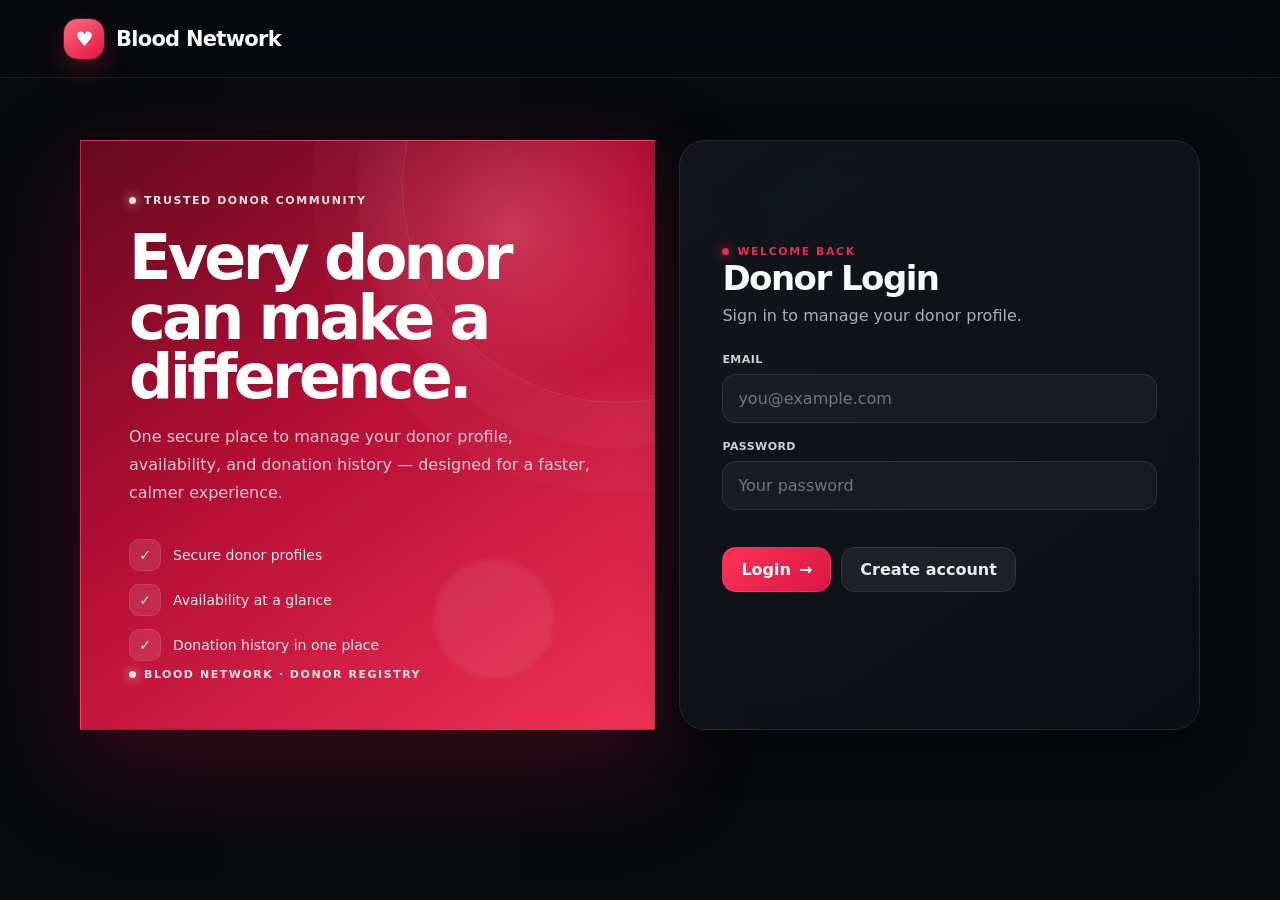
<file: frontend/index.html>
<!doctype html>
<html lang="en">
<head>
  <meta charset="utf-8">
  <meta name="viewport" content="width=device-width, initial-scale=1">
  <meta name="theme-color" content="#e11d48">
  <meta name="description" content="Blood Network — a secure donor registry">
  <title>Blood Network</title>
  <link rel="stylesheet" href="style.css">
</head>
<body>
  <div id="page-bg" aria-hidden="true"></div>
  <header id="site-header" class="site-header">
    <a class="brand" href="#" onclick="return false" aria-label="Blood Network home">
      <span class="brand-mark">♥</span>
      <span><strong>Blood</strong> Network</span>
    </a>
    <nav id="nav" class="nav"></nav>
  </header>
  <main id="app" class="app-shell"></main>
  <div id="toast-root" class="toast-root" aria-live="polite"></div>
  <script src="script.js"></script>
</body>
</html>
</file>
<file: frontend/style.css>
:root{
  --bg:#07090d;--surface:rgba(17,20,27,.78);--surface-solid:#11141b;--surface-2:#171b24;
  --text:#f8fafc;--muted:#a8b0bf;--line:rgba(255,255,255,.09);
  --primary:#ff3158;--primary-2:#ff6b7f;--primary-dark:#b90f35;--primary-soft:rgba(255,49,88,.14);
  --success:#32d583;--success-soft:rgba(50,213,131,.13);--danger:#ff526b;--danger-soft:rgba(255,82,107,.12);
  --shadow:0 28px 90px rgba(0,0,0,.38);--shadow-sm:0 18px 50px rgba(0,0,0,.28);
  font-family:Inter,ui-sans-serif,system-ui,-apple-system,BlinkMacSystemFont,"Segoe UI",sans-serif;
  color:var(--text);background:var(--bg);font-synthesis:none
}
*{box-sizing:border-box}html{scroll-behavior:smooth}body{margin:0;min-height:100vh;background:#07090d;color:var(--text);overflow-x:hidden}
button,input,select,textarea{font:inherit}button{border:0}a{color:inherit;text-decoration:none}
#page-bg{position:fixed;inset:0;z-index:-10;overflow:hidden;background:radial-gradient(circle at 50% -10%,#24101a 0,#0c0e14 34%,#07090d 70%)}
#page-bg:before,#page-bg:after{content:"";position:absolute;border-radius:50%;pointer-events:none;filter:blur(12px);opacity:.6}
#page-bg:before{width:560px;height:560px;right:-170px;top:-220px;background:radial-gradient(circle,#ff3158 0,rgba(255,49,88,.16) 38%,transparent 70%);animation:floatOrb 12s ease-in-out infinite}
#page-bg:after{width:500px;height:500px;left:-210px;bottom:-210px;background:radial-gradient(circle,#7c3aed 0,rgba(124,58,237,.11) 40%,transparent 72%);animation:floatOrb 15s ease-in-out infinite reverse}
body:before{content:"";position:fixed;inset:0;z-index:-9;pointer-events:none;opacity:.18;background-image:linear-gradient(rgba(255,255,255,.025) 1px,transparent 1px),linear-gradient(90deg,rgba(255,255,255,.025) 1px,transparent 1px);background-size:42px 42px;mask-image:linear-gradient(to bottom,#000,transparent 80%)}
@keyframes floatOrb{50%{transform:translate3d(0,28px,0) scale(1.08)}}
.site-header{height:78px;position:sticky;top:0;z-index:20;display:flex;align-items:center;justify-content:space-between;padding:0 clamp(18px,5vw,72px);background:rgba(7,9,13,.68);backdrop-filter:blur(24px);-webkit-backdrop-filter:blur(24px);border-bottom:1px solid var(--line)}
.brand{display:inline-flex;align-items:center;gap:12px;font-size:21px;letter-spacing:-.035em;font-weight:800}.brand strong{font-weight:900}.brand-mark{display:grid;place-items:center;width:40px;height:40px;border-radius:14px;color:#fff;background:linear-gradient(145deg,#ff6b7f,#e31342);box-shadow:0 0 0 1px rgba(255,255,255,.12),0 10px 28px rgba(255,49,88,.25);font-size:20px;animation:heartbeat 2.4s ease-in-out infinite}
@keyframes heartbeat{0%,55%,100%{transform:scale(1)}10%{transform:scale(1.12)}18%{transform:scale(1)}26%{transform:scale(1.08)}}
.nav{display:flex;align-items:center;gap:9px}.nav button{min-height:42px}
.app-shell{width:100%;min-height:calc(100vh - 78px)}.container{width:min(1180px,calc(100% - 36px));margin:0 auto;padding:48px 0 80px}
.card{background:linear-gradient(145deg,rgba(20,23,31,.9),rgba(13,16,22,.82));border:1px solid var(--line);border-radius:26px;padding:28px;box-shadow:var(--shadow-sm);backdrop-filter:blur(20px);-webkit-backdrop-filter:blur(20px)}
.card{animation:cardIn .55s cubic-bezier(.2,.8,.2,1) both}@keyframes cardIn{from{opacity:0;transform:translateY(18px) scale(.985)}to{opacity:1;transform:none}}
.hero-card{border:1px solid rgba(255,255,255,.12);color:#fff;overflow:hidden;position:relative;background:radial-gradient(circle at 75% 15%,rgba(255,135,155,.35),transparent 25%),linear-gradient(145deg,#65091f 0%,#b50e35 45%,#ef3157 100%);box-shadow:0 35px 90px rgba(146,10,43,.34)}
.hero-card:before{content:"";position:absolute;width:430px;height:430px;border:1px solid rgba(255,255,255,.13);border-radius:50%;right:-180px;top:-170px;box-shadow:0 0 0 45px rgba(255,255,255,.025),0 0 0 90px rgba(255,255,255,.018),inset 0 0 50px rgba(255,255,255,.05);animation:spinSlow 24s linear infinite}
.hero-card:after{content:"";position:absolute;width:120px;height:120px;border-radius:50%;right:100px;bottom:50px;background:rgba(255,255,255,.07);filter:blur(2px);animation:floatOrb 7s ease-in-out infinite}.hero-card>*{position:relative;z-index:1}
@keyframes spinSlow{to{transform:rotate(360deg)}}.eyebrow{display:inline-flex;align-items:center;gap:8px;font-size:11px;font-weight:900;text-transform:uppercase;letter-spacing:.14em;opacity:.88}.eyebrow:before{content:"";width:7px;height:7px;border-radius:50%;background:currentColor;box-shadow:0 0 12px currentColor}
.hero-card h1{font-size:clamp(38px,5vw,62px);line-height:.96;letter-spacing:-.06em;margin:20px 0 16px;max-width:560px}.hero-card p{max-width:510px;line-height:1.75;color:rgba(255,255,255,.78);margin:0}.auth-layout{width:min(1120px,calc(100% - 36px));margin:0 auto;padding:62px 0 90px;display:grid;grid-template-columns:1.05fr .95fr;gap:24px;align-items:stretch}.auth-hero{min-height:590px;padding:48px;display:flex;flex-direction:column;justify-content:space-between}
.hero-points{display:grid;gap:13px;margin-top:32px}.hero-point{display:flex;gap:12px;align-items:center;color:rgba(255,255,255,.9);font-size:14px}.hero-point i{font-style:normal;display:grid;place-items:center;width:32px;height:32px;border-radius:10px;background:rgba(255,255,255,.11);border:1px solid rgba(255,255,255,.1)}
.auth-panel{padding:42px;display:flex;flex-direction:column;justify-content:center}.auth-panel h2{font-size:34px;letter-spacing:-.045em;margin:0 0 8px}.auth-panel .subtitle{margin:0 0 28px}.subtitle,.muted{color:var(--muted)}
.grid{display:grid;grid-template-columns:repeat(2,minmax(0,1fr));gap:17px}.three{grid-template-columns:repeat(3,minmax(0,1fr))}.field{display:flex;flex-direction:column;gap:8px}.field label{font-size:11px;font-weight:850;color:#cbd2de;letter-spacing:.04em;text-transform:uppercase}.field input,.field select,.field textarea,.toolbar input,.toolbar select{width:100%;padding:14px 15px;border:1px solid rgba(255,255,255,.1);border-radius:14px;background:rgba(255,255,255,.045);color:var(--text);outline:none;transition:border .22s,box-shadow .22s,background .22s,transform .22s}.field input::placeholder,.toolbar input::placeholder{color:#6f7786}.field input:focus,.field select:focus,.field textarea:focus,.toolbar input:focus,.toolbar select:focus{border-color:rgba(255,79,108,.8);background:rgba(255,255,255,.065);box-shadow:0 0 0 4px rgba(255,49,88,.1),0 0 28px rgba(255,49,88,.06);transform:translateY(-1px)}.field select option,.toolbar select option{background:#171b24;color:#fff}.field textarea{min-height:104px;resize:vertical}.full{grid-column:1/-1}
.actions{display:flex;gap:10px;align-items:center;flex-wrap:wrap;margin-top:20px}button,.button{display:inline-flex;align-items:center;justify-content:center;gap:8px;padding:12px 18px;border-radius:14px;background:linear-gradient(135deg,#ff3158,#d81743);color:#fff;font-weight:850;cursor:pointer;transition:transform .18s,box-shadow .18s,filter .18s;border:1px solid rgba(255,255,255,.08)}button:hover,.button:hover{transform:translateY(-2px);box-shadow:0 13px 30px rgba(255,49,88,.24);filter:brightness(1.06)}button:active{transform:translateY(0)}button.secondary{background:rgba(255,255,255,.07);color:#e9edf5;box-shadow:none;border-color:rgba(255,255,255,.09)}button.secondary:hover{box-shadow:0 10px 24px rgba(0,0,0,.2)}button.danger{background:linear-gradient(135deg,#d92745,#a30d2b)}button.ghost{background:transparent;color:#9ea7b7;box-shadow:none;border-color:transparent}.msg{min-height:20px;margin-top:13px;font-size:13px;color:#ff7187}.divider{height:1px;background:var(--line);margin:28px 0}
.dashboard-head{display:flex;align-items:flex-end;justify-content:space-between;gap:20px;margin-bottom:24px}.dashboard-head h1{font-size:clamp(32px,4vw,46px);letter-spacing:-.055em;margin:7px 0 8px}.dashboard-head p{margin:0}.profile-head{display:flex;gap:18px;align-items:center}.profile-head h1,.profile-head h2{margin:0 0 8px;letter-spacing:-.04em}.photo{width:104px;height:104px;border-radius:28px;object-fit:cover;border:3px solid rgba(255,255,255,.14);box-shadow:0 15px 35px rgba(0,0,0,.3)}.photo-placeholder{display:grid;place-items:center;background:linear-gradient(145deg,rgba(255,49,88,.18),rgba(255,255,255,.04));color:#ff5b78;font-size:31px}.pill{display:inline-flex;align-items:center;gap:7px;border-radius:999px;padding:7px 11px;font-size:11px;font-weight:850;background:rgba(255,255,255,.07);color:#aeb7c7;border:1px solid rgba(255,255,255,.08)}.pill:before{content:"";width:6px;height:6px;border-radius:50%;background:currentColor;box-shadow:0 0 9px currentColor}.available{background:var(--success-soft);color:#48e59a;border-color:rgba(72,229,154,.16)}.unavailable{background:var(--danger-soft);color:#ff7187;border-color:rgba(255,113,135,.15)}
.stats-grid{display:grid;grid-template-columns:repeat(3,1fr);gap:16px;margin-bottom:20px}.stat-card{position:relative;overflow:hidden;padding:23px}.stat-card:before{content:"";position:absolute;inset:auto -45px -60px auto;width:170px;height:170px;border-radius:50%;background:radial-gradient(circle,rgba(255,49,88,.22),transparent 68%);animation:pulseGlow 3.5s ease-in-out infinite}.stat-icon{width:42px;height:42px;display:grid;place-items:center;border-radius:14px;background:var(--primary-soft);color:#ff6680;font-weight:900;margin-bottom:18px;border:1px solid rgba(255,49,88,.12)}.stat{font-size:38px;font-weight:950;letter-spacing:-.05em;margin-top:5px}.stat-label{font-size:11px;font-weight:850;color:#8790a0;text-transform:uppercase;letter-spacing:.1em}@keyframes pulseGlow{50%{transform:scale(1.12);opacity:.8}}
.toolbar{display:flex;gap:10px;flex-wrap:wrap;margin-bottom:18px}.toolbar .search{flex:1 1 280px;position:relative}.toolbar input{padding-left:42px}.search-icon{position:absolute;left:14px;top:50%;transform:translateY(-50%);color:#778091;pointer-events:none}.toolbar select{width:auto;min-width:150px}.table-wrap{overflow:auto;border:1px solid var(--line);border-radius:17px;background:rgba(255,255,255,.025)}table{width:100%;border-collapse:collapse;min-width:760px;background:transparent}th,td{padding:16px;border-bottom:1px solid rgba(255,255,255,.07);text-align:left;font-size:13px}th{font-size:10px;text-transform:uppercase;letter-spacing:.1em;color:#7f8899;background:rgba(255,255,255,.025)}tbody tr{transition:background .18s,transform .18s}tbody tr:last-child td{border-bottom:0}tbody tr:hover{background:rgba(255,49,88,.045)}.table-name{font-weight:850}.blood-badge{display:inline-grid;place-items:center;min-width:42px;height:34px;padding:0 10px;border-radius:11px;background:rgba(255,49,88,.1);color:#ff6680;font-weight:950;border:1px solid rgba(255,49,88,.12)}
.profile-card{margin-bottom:20px}.section-title{display:flex;align-items:center;justify-content:space-between;gap:15px;margin-bottom:18px}.section-title h2,.section-title h3{margin:0;letter-spacing:-.03em}.history-list{display:grid;gap:10px}.history-item{display:flex;justify-content:space-between;gap:15px;padding:15px 16px;border:1px solid var(--line);border-radius:14px;background:rgba(255,255,255,.025);transition:transform .18s,border .18s}.history-item:hover{transform:translateX(3px);border-color:rgba(255,49,88,.22)}.history-date{font-weight:850}.empty-state{text-align:center;padding:30px 12px;color:var(--muted)}.detail{margin-top:20px}.detail .card{animation:slideUp .3s ease-out}@keyframes slideUp{from{opacity:0;transform:translateY(12px)}to{opacity:1;transform:none}}
.toast-root{position:fixed;right:22px;bottom:22px;z-index:50;display:grid;gap:10px;max-width:min(380px,calc(100% - 44px))}.toast{padding:14px 17px;border-radius:15px;background:rgba(25,29,38,.92);color:#fff;border:1px solid rgba(255,255,255,.1);box-shadow:0 20px 45px rgba(0,0,0,.35);font-size:13px;font-weight:750;backdrop-filter:blur(16px);animation:toastIn .28s cubic-bezier(.2,.8,.2,1)}@keyframes toastIn{from{opacity:0;transform:translateY(14px) scale(.97)}to{opacity:1;transform:none}}
.hidden{display:none!important}@media(max-width:860px){.auth-layout{grid-template-columns:1fr}.auth-hero{min-height:420px}.stats-grid{grid-template-columns:1fr}.dashboard-head{align-items:flex-start;flex-direction:column}.three{grid-template-columns:1fr}}
@media(max-width:680px){.site-header{height:68px;padding:0 16px}.brand{font-size:18px}.brand-mark{width:35px;height:35px}.nav{gap:5px}.nav button{padding:10px 12px;font-size:12px}.container{width:min(100% - 24px,1180px);padding:30px 0 55px}.auth-layout{width:min(100% - 24px,1120px);padding:32px 0 55px}.auth-hero,.auth-panel{padding:28px}.hero-card h1{font-size:37px}.grid{grid-template-columns:1fr}.full{grid-column:auto}.field.full{grid-column:1/-1}.card{padding:20px;border-radius:21px}.profile-head{align-items:flex-start}.photo{width:80px;height:80px;border-radius:22px}.actions button{flex:1}.toolbar select{width:100%}.history-item{display:block}.history-item>*+*{margin-top:6px}}
@media(prefers-reduced-motion:reduce){*,*::before,*::after{animation-duration:.01ms!important;animation-iteration-count:1!important;scroll-behavior:auto!important;transition:none!important}}
</file>
